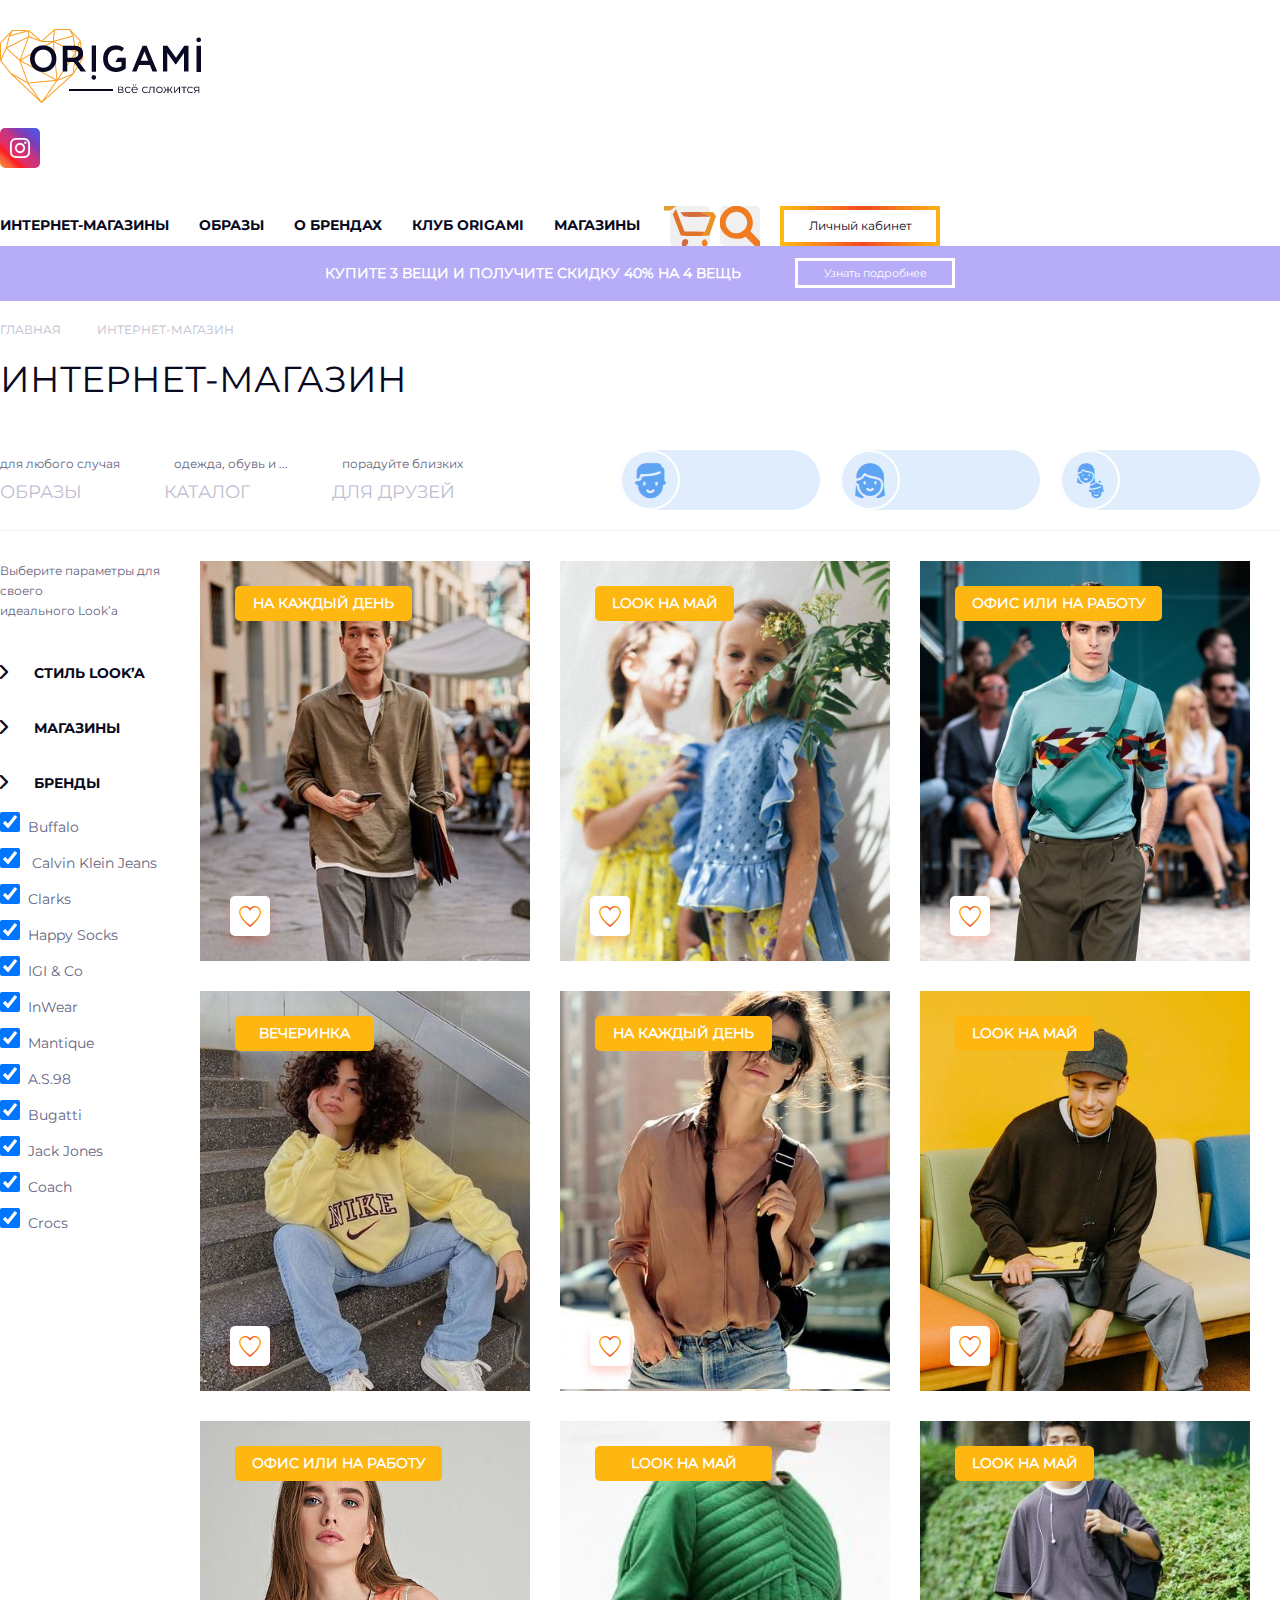
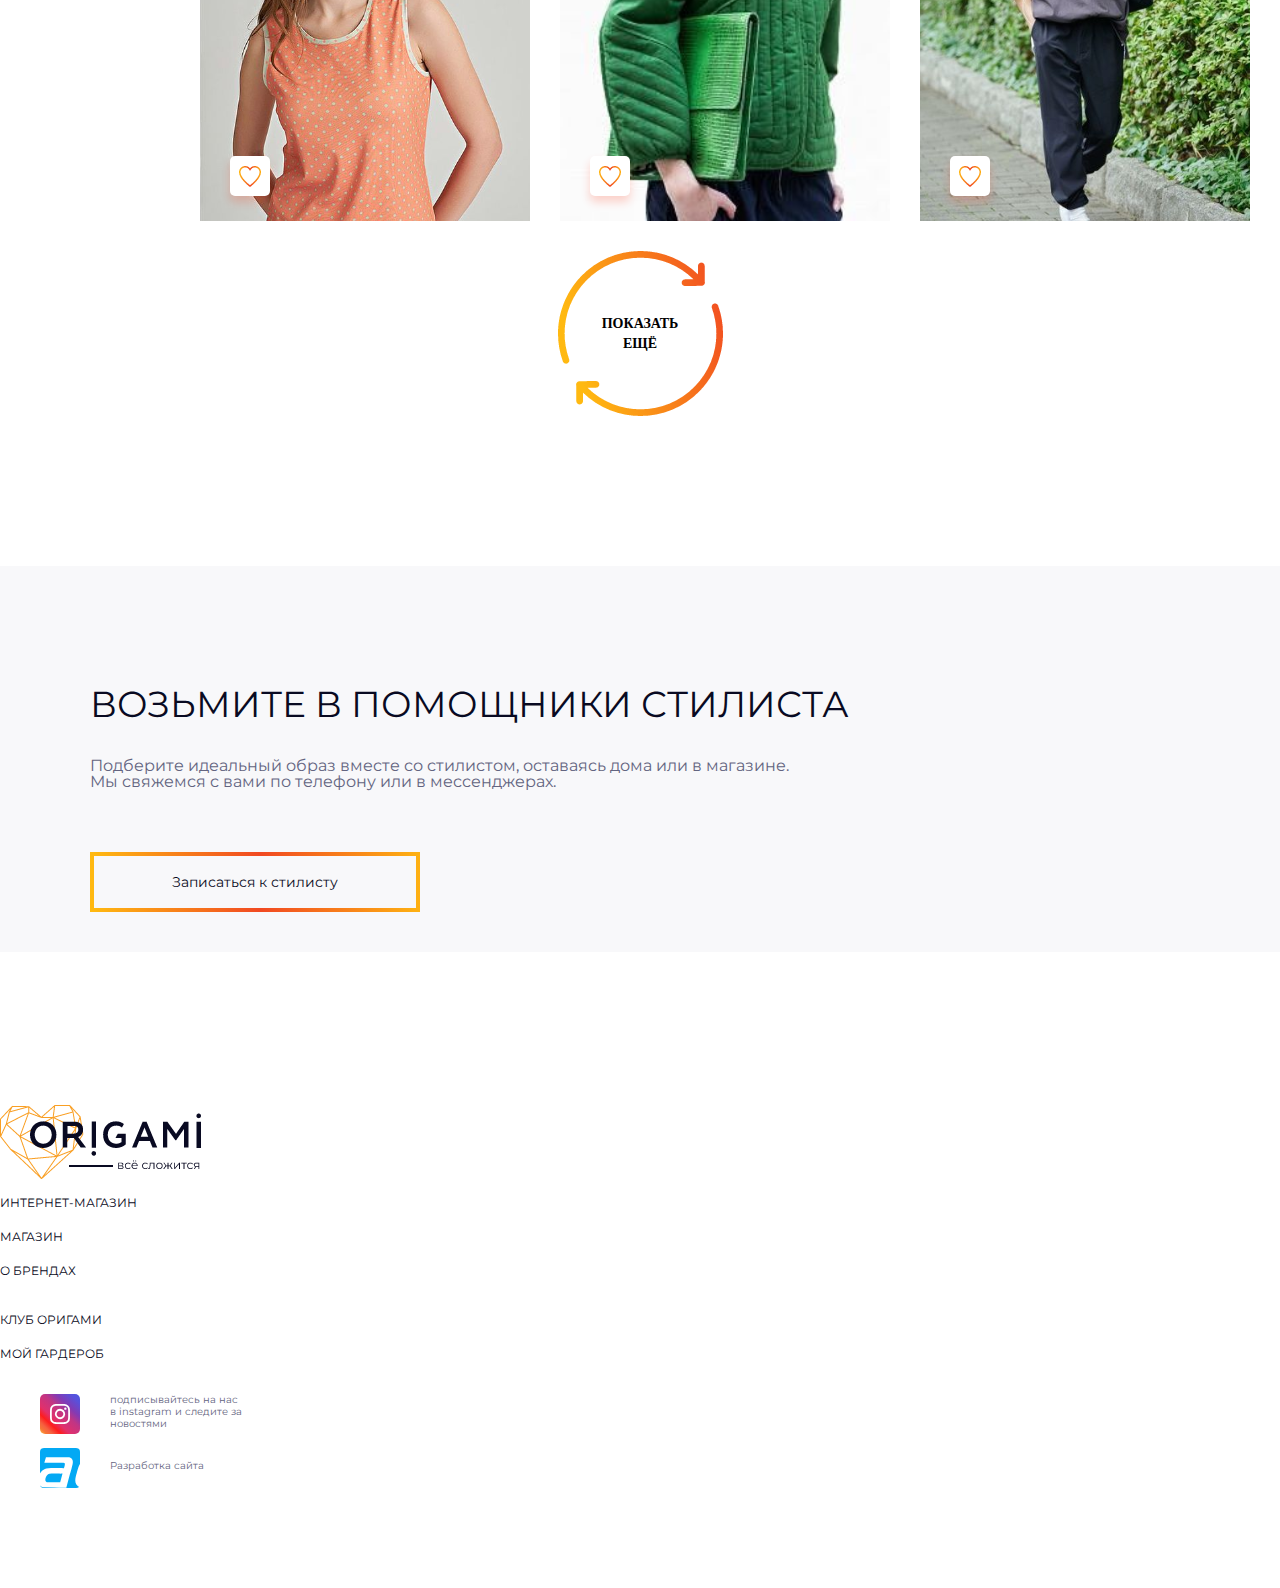
<file: index.html>
<!DOCTYPE html>
<html lang="en">
<head>
    <meta charset="UTF-8">
    <meta name="viewport" content="width=device-width, initial-scale=1.0">
    <link rel="stylesheet" href="https://stackpath.bootstrapcdn.com/bootstrap/4.5.0/css/bootstrap.min.css" integrity="sha384-9aIt2nRpC12Uk9gS9baDl411NQApFmC26EwAOH8WgZl5MYYxFfc+NcPb1dKGj7Sk" crossorigin="anonymous">
    <link rel="stylesheet" href="../css/font.css">
    <link rel="stylesheet" href="../css/null.css">
    <link rel="stylesheet" href="../css/style.css">
    <title>Origami</title>
</head>
<body>
    <div class="wrapper">
       
        <header>
            <div class="container">
                
                <div class="header__big">
                    <div class="row">
                        <div class="col-md-2">
                            <a href="../index.html" class="header__logo">
                                <img src="../img/logo/logo.png" alt="">
                            </a>
                        </div>
                           <div class="col-md-1">
                            <a href="#" class="header__icon">
                               
                                <img class="header__icon-link" src="/img/logo/instagram.svg" alt="">
                                </a>
                           </div>
                           
                <div class="header__items">
                         <div class="col-md-9">
                            <ul class="header__menu">
                                <li class="header__item"><a href="#" class="header__item-link">интернет-Магазины</a></li>
                                <li class="header__item"><a href="#" class="header__item-link">Образы</a></li>
                                <li class="header__item"><a href="#" class="header__item-link">О брендах</a></li>
                                <li class="header__item"><a href="#" class="header__item-link">Клуб ORIGAMI</a></li>
                                <li class="header__item"><a href="#" class="header__item-link">Магазины</a></li>
                             </ul>
                            </div>
                              
                                <div class="header__buttons">
                                    <a href="../basket.html" class="header__button-basket">
                                        <img src="../img/icons/basket.svg" alt="" />
                                    </a>
                                    <a href="#" class="header__button-search">
                                        <img src="../img/icons/search.svg" alt="" />
                                    </a>
                                    <a  href="./feedback.html" class="header__button">
                                      
                                        Личный кабинет
                                       
                                    </a>
                                </div>
                            </div>
                            
                           
                           
                        </div>
                    </div>
                </div>
    
           
               
    
    
    
    
    
    
    
    
    
    
    
    
    
    
    
    
    
    
    
    
    
    
    
    
         
    
    
          </header>
       
      <div class="buy">
          <div class="buy__link">
            <div class="buy__text">
                Купите 3 вещи и получите скидку 40% на 4 вещь
            </div>
            <a class="buy__link-details" href="#">
                Узнать подробнее
            </a>
          </div>
      </div>
    
    
    <div class="links">
        <div class="container">
            <div class="links__items">
                <a class="links__item" href="#">Главная</a>
        <a  class="links__item" href="#">Интернет-магазин</a>
            </div>

            <div class="links__internet-store">
                ИНТЕРНЕТ-МАГАЗИН
            </div>











        </div>


        
    </div>
    
    
    <div class="catalog">
        <div class="container">

            <div class="catalog__menu">
                <div class="catalog__items">
                    <a class="catalog__link" href="#">для любого случая</a>
                    <a class="catalog__link" href="#">одежда, обувь и ...</a>
                    <a class="catalog__link" href="#">порадуйте близких</a>
                </div>

                <div class="catalog__choice">
                    <a href="#" class="catalog__choice-link">Образы</a>
                    <a href="#" class="catalog__choice-link">КАТАЛОГ</a>
                    <a href="#" class="catalog__choice-link">для друзей</a>
                     
                </div>
                <div class="links__choice-element">
                    <div class="links__buttons-choice">
                        <button class="choice__btn"> 
                            <div class="choice__btn-circle">
                                <span class="icon-boy1"></span>
                            </div>
                        </button>
                        <button class="choice__btn">
                            <div class="choice__btn-circle">
                                <span class="icon-girl1"></span>
                            </div>
                        </button>
                        <button class="choice__btn">
                         <div class="choice__btn-circle">
                            <span class="icon-children1"></span>
                         </div>
                        </button>
                    </div> 
                </div>     
                
                 
                     
            </div>

















        </div>
    </div>
    
    
    <div class="line">
        <div class="container">
            <div class="divider">

            </div>
        </div>
    </div>    
    
    
    
    
    
    
    
    
    
    <div class="options">
        <div class="container">
            <div class="options__navigation">
                
                <div class="otpions__menu-items">
                    <div class="options__subtitle">
                        Выберите параметры для своего
        <br>идеального Look’a
                    </div>
                    <div class="option__menu-item">
                        <span class="icon-row"></span>
                        Стиль Look’a
                    </div>
                    <div class="option__menu-item">
                        <span class="icon-row"></span>     Магазины
                    </div>
                    <div class="option__menu-item">
                        <span class="icon-row"></span>
                        Бренды
                        <div class="option__menu-choice">
                            <div class="option__menu-checkbox">
                                <input type="checkbox" name"a" checked>Buffalo
                            </div>
                            <div class="option__menu-checkbox">
                                <input type="checkbox" name"a" checked>
                                Calvin Klein Jeans 
                            </div>
                            <div class="option__menu-checkbox">
                                <input type="checkbox" name"a" checked>Clarks
                            </div>
                            <div class="option__menu-checkbox">
                                <input type="checkbox" name"a" checked>Happy Socks
                            </div>
                            <div class="option__menu-checkbox">
                                <input type="checkbox" name"a" checked>IGI & Co
                            </div>
                            <div class="option__menu-checkbox">
                                <input type="checkbox" name"a" checked>InWear
                            </div>
                            <div class="option__menu-checkbox">
                                <input type="checkbox" name"a" checked>Mantique
                            </div>
                            <div class="option__menu-checkbox">
                                <input type="checkbox" name"a" checked>A.S.98
                            </div>
                            <div class="option__menu-checkbox">
                                <input type="checkbox" name"a" checked>Bugatti
                            </div>
                            <div class="option__menu-checkbox">
                                <input type="checkbox" name"a" checked>Jack Jones
                            </div>
                            <div class="option__menu-checkbox">
                                <input type="checkbox" name"a" checked>Coach
                            </div> <div class="option__menu-checkbox">
                                <input type="checkbox" name"a" checked>Crocs
                            </div>
                            

                        </div>
                    </div>
                    
                </div>
                <div class="option__catalog">
                    <div class="option__catalog-item-1 " class="option__catalog-items">
                        <div class="option__catalog-title-medium">
                            На каждый день
                        </div>
                        <button class="option__catalog-like">
                            <img src="../img/catalog/heart.png" alt="icon" />
                        </button>
                        
                        
                    </div>
                    <div class="option__catalog-item-4 " class="option__catalog-items">
                        <div  class="option__catalog-title-party">
                            Вечеринка
                        </div>
                        <button class="option__catalog-like">
                            <img src="../img/catalog/heart.png" alt="icon" />
                        </button>
                        
                        
                    </div>
                    <div class="option__catalog-item-7 " class="option__catalog-items">
                        <div  class="option__title-big" >
                            Офис или на работу
                        </div>
                        <button class="option__catalog-like">
                            <img src="../img/catalog/heart.png" alt="icon" />
                        </button>
                        
                        
                    </div>
                </div>
               
                <div class="option__catalog">
                    <div class="option__catalog-item-2 " class="option__catalog-items">
                        <div  class="option__catalog-title-small">
                            Look на май
                        </div>
                        <button class="option__catalog-like">
                            <img src="../img/catalog/heart.png" alt="icon" />
                        </button>
                        
                        
                    </div>
                    <div class="option__catalog-item-5 " class="option__catalog-items">
                        <div class="option__catalog-title-medium">
                            На каждый день
                        </div>
                        <button class="option__catalog-like">
                            <img src="../img/catalog/heart.png" alt="icon" />
                        </button>
                        
                        
                    </div>
                    <div class="option__catalog-item-8 " class="option__catalog-items">
                        <div  class="option__catalog-title-medium">
                            Look на май
                        </div>
                        <button class="option__catalog-like">
                            <img src="../img/catalog/heart.png" alt="icon" />
                        </button>
                        
                        
                    </div>
                </div>

                <div class="option__catalog">
                    <div class="option__catalog-item-3 " class="option__catalog-items">
                        <div  class="option__title-big">
                            Офис или на работу
                        </div>
                        <button class="option__catalog-like">
                            <img src="../img/catalog/heart.png" alt="icon" />
                        </button>
                        
                        
                    </div>
                    <div class="option__catalog-item-6 " class="option__catalog-items">
                        <div  class="option__catalog-title-small">
                            Look на май
                        </div>
                        <button class="option__catalog-like">
                            <img src="../img/catalog/heart.png" alt="icon" />
                        </button>
                        
                        
                    </div>
                    <div class="option__catalog-item-9 " class="option__catalog-items">
                        <div class="option__catalog-title-small">
                            Look на май
                        </div>
                        <button class="option__catalog-like">
                            <img src="../img/catalog/heart.png" alt="icon" />
                        </button>
                        
                        
                    </div>
                </div>
                   </div>
                        
                </div>
                   <span class="load">
                       показать<br> ещё
                   </span>
           
          

    <div class="help">
        <div class="container">
            <div class="help__items">
             
                <div class="help__title">
                    ВОЗЬМИТЕ В ПОМОЩНИКИ СТИЛИСТА
                </div>
                <div class="help__subtitle">
                    Подберите идеальный образ вместе со стилистом, оставаясь дома или в магазине.<br>
                    Мы свяжемся с вами по телефону или в мессенджерах.
                </div>
                <a href="#" class="help__btn">Записаться к стилисту</a>
            </div>
            <div class="help__img">
               
            </div>
        </div>
        
    </div>

    <footer>
        <div class="container">
         
           <div class="footer__big">
               <div class="row">
               <div class="col-md-2 ">
                <div class="footer__items">
                    <div class="footer__logo">
                        <img src="../img/logo/logo.png" alt="" />
    
                    </div>
               </div>
            </div>
            
                   <div class="col-md-2 offset-1 ">
                    
                        <ul class="footer__menu">
                            <li class="footer__menu-item"><a href="#" class="footer__menu-link">Интернет-магазин</a></li>
                            <li class="footer__menu-item"><a href="#" class="footer__menu-link">Магазин</a></li>
                            <li class="footer__menu-item"><a href="#" class="footer__menu-link">о брендах</a></li>
                          </ul>
                    </div>
                  
                    <div class="col-md-2 ">
                        <div class="footer__items">
                            <ul class="footer__menu"  class="footer__menu-links">
                                <li class="footer__menu-item"><a href="#" class="footer__menu-link">Клуб оригами</a></li>
                                <li class="footer__menu-item"><a href="#" class="footer__menu-link">Мой гардероб</a></li>
                                </ul>
                        </div>
                    </div>
                        
                 <div class="col-md-3 offset-2">
                    <div class="footer-items">
                        <div class="footer__icons">
                                
                            <a href="#" class="footer__insta">
  
                                
                                <img class="footer__insta-img" src="../img/icons/instagram.svg" alt=""/>
                          
                            </a>
                             
                            <a href="#" class="footer__itrak">
                                
                                <img src="../img/catalog/itrak.svg" alt="" />
                           
                            </a>
                           
                        </div>
                        <div class="footer__text">
                            <div class="footer__insta-text">
                                подписывайтесь на нас<br> в instagram и следите за<br>  новостями
                              
  
                            </div>
                          
                            <div class="footer__itrak-text">
                                Разработка сайта
                            </div>
                        </div>
                      </div>
                 </div>
               </div>
           </div>
          
            
        </div>

    </footer>
        
        
        
        
        
        
        
        
        
        
        
        
        
        
        
        
        
        
        
        
        
        
        
        
  
        
        
        
        
        
        
        
     
    
   
    







</div>

<script src="https://code.jquery.com/jquery-3.5.1.slim.min.js" integrity="sha384-DfXdz2htPH0lsSSs5nCTpuj/zy4C+OGpamoFVy38MVBnE+IbbVYUew+OrCXaRkfj" crossorigin="anonymous"></script>
<script src="https://cdn.jsdelivr.net/npm/popper.js@1.16.0/dist/umd/popper.min.js" integrity="sha384-Q6E9RHvbIyZFJoft+2mJbHaEWldlvI9IOYy5n3zV9zzTtmI3UksdQRVvoxMfooAo" crossorigin="anonymous"></script>
<script src="https://stackpath.bootstrapcdn.com/bootstrap/4.5.0/js/bootstrap.min.js" integrity="sha384-OgVRvuATP1z7JjHLkuOU7Xw704+h835Lr+6QL9UvYjZE3Ipu6Tp75j7Bh/kR0JKI" crossorigin="anonymous"></script>
<script src="js/main.js"></script>
</body>
</html>
</file>
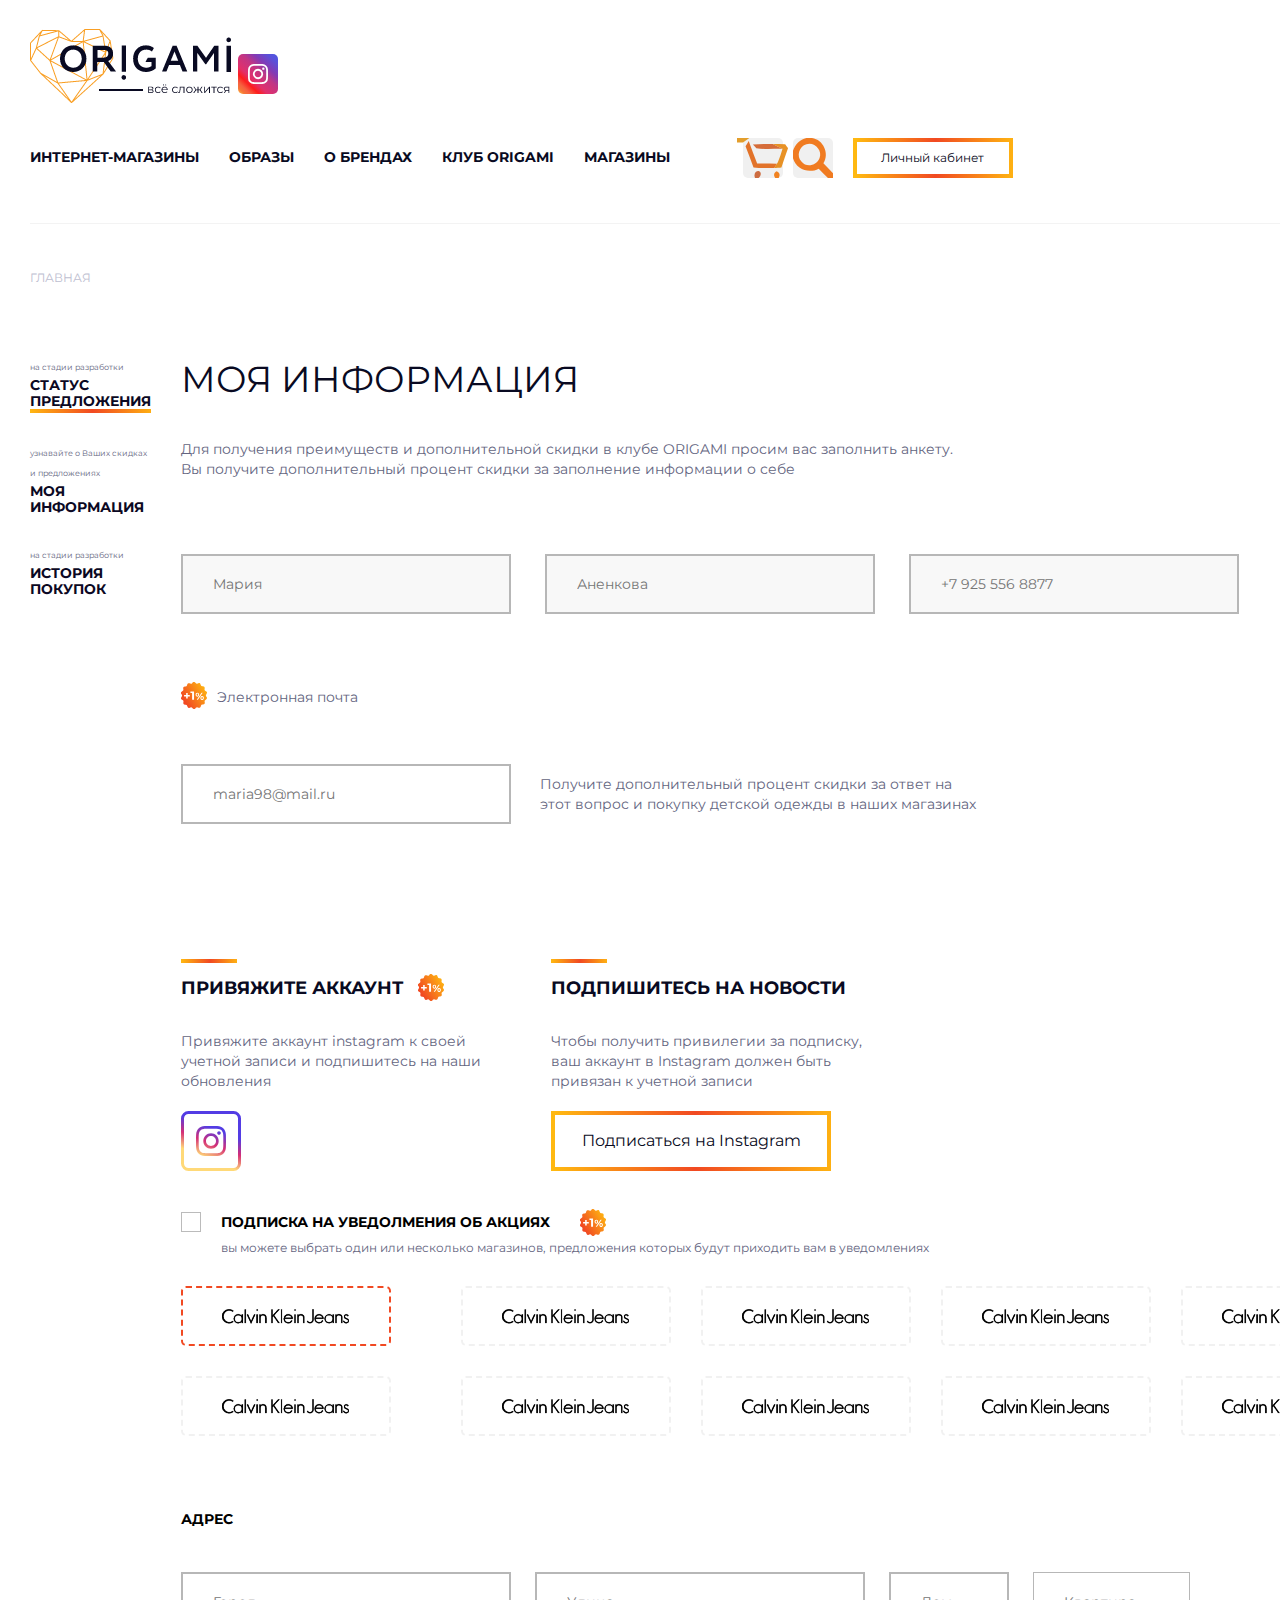
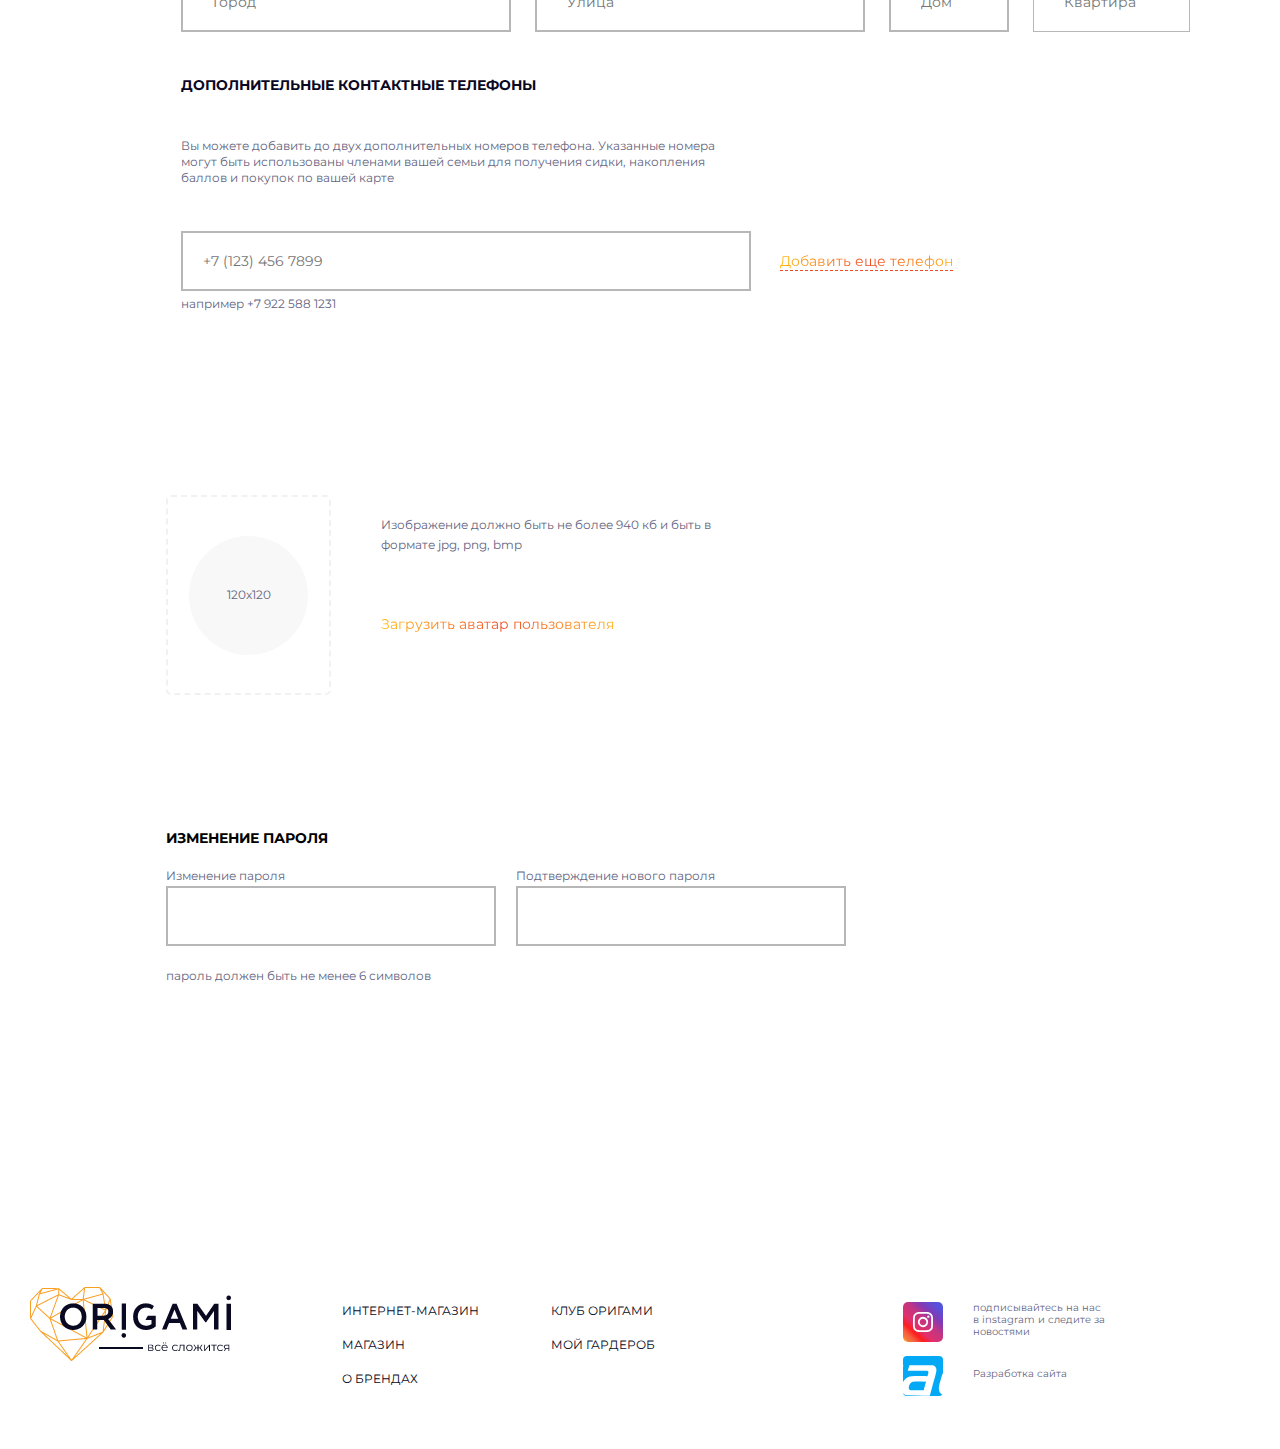
<file: feedback.html>
<!DOCTYPE html>
<html lang="en">
<head>
    <meta charset="UTF-8">
    <meta name="viewport" content="width=device-width, initial-scale=1.0">
  
    <link rel="stylesheet" href="css/font.css">
    <link rel="stylesheet" href="css/null.css">
    <link rel="stylesheet" href="css/bootstrap-grid.css">
    <link rel="stylesheet" href="css/basket.css">
    <link rel="stylesheet" href="css/style.css">
    <link rel="stylesheet" href="css/feedback.css">
    
    <title>Origami</title>
</head>
<body>
    
    <div class="wrapper">

        <header>
          
            <div class="container">
                <div class="header__big">
                    <div class="row">
                        <div class="col-md-2">
                            <a href="./index.html" class="header__logo">
                                <img src="img/logo/logo.png" alt="">
                            </a>
                        </div>
                           <div class="col-md-1">
                            <a href="#" class="header__icon">
                               
                                <img class="header__icon-link" src="img/logo/instagram.svg" alt="">
                                </a>
                           </div>
                           
                <div class="header__items">
                         <div class="col-md-9">
                            <ul class="header__menu">
                                <li class="header__item"><a href="#" class="header__item-link">интернет-Магазины</a></li>
                                <li class="header__item"><a href="#" class="header__item-link">Образы</a></li>
                                <li class="header__item"><a href="#" class="header__item-link">О брендах</a></li>
                                <li class="header__item"><a href="#" class="header__item-link">Клуб ORIGAMI</a></li>
                                <li class="header__item"><a href="#" class="header__item-link">Магазины</a></li>
                             </ul>
                            </div>
                              
                                <div class="header__buttons">
                                    <a href="../index1.html" class="header__button-basket">
                                        <img src="../img/icons/basket.svg" alt="" />
                                    </a>
                                    <a href="#" class="header__button-search">
                                        <img src="img/icons/search.svg" alt="" />
                                    </a>
                                    <a href href="#" class="header__button">
                                       <div class="header__button-text">
                                        Личный кабинет
                                       </div>
                                    </a>
                                </div>
                            </div>
                            
                           
                           
                        </div>
                    </div>
                </div>
    
           
               
    
    
    
    
    
    
    
    
    
    
    
    
    
    
    
    
    
    
    
    
    
    
    
    
         
    
    
          </header>



          <div class="line">
            <div class="container">
               <div class="row">
                   <div class="col-md-12">
                    <div class="divider">
    
                    </div>
                   </div>
               </div>
            </div>
        </div>   


        <div class="links">
            <div class="container">
               <div class="row">
                   <div class="col-md-12">
                    <div class="links__items">
                        <a class="links__item" href="#">Главная</a>
                        
                        
                    </div>
                   </div>
               </div>
        </div>
        </div>
    
    
        <div class="main-info">
            <div class="container">
           <div class="main-big__items">
            <div class="sidebar-items">
                <div class="row">
                    <div class="col-md-12">
                        <div id="sidebar-item">
                            <div class="sidebar-item__1">
                                на стадии разработки
                            </div>
                            <div class="sidebar-item__2 active"><a class="sidebar-item__2-link "href="/feedback.html">Статус предложения</a></div>
                            
                            <div class="sidebar-item__1">
                                узнавайте о Ваших скидках и предложениях
                            </div>
                            <div class="sidebar-item__2  "><a class="sidebar-item__2-link   " href="/cabinet.html">Моя информация</a></div>
            
            
                            <div class="sidebar-item__1">
                                на стадии разработки
                            </div>
                            <div class="sidebar-item__2  "><a class="sidebar-item__2-link   "  href="#">История покупок</a></div>
            
                            
                        </div>
                    </div>
                </div>
               
                
                
                
            
      
             
             
      
      
                
    
        

    
    
    
    
    
    
</div>
<div class="main">
    <div class="row">
        <div class="col-md-5">
            <div class="main-title">
                Моя информация
            </div>
        </div>
    </div>
    <div class="row">
        <div class="col-md-9">
            <div class="main-text">Для получения преимуществ и дополнительной скидки в клубе ORIGAMI просим вас заполнить анкету.<br>
                Вы получите дополнительный процент скидки за заполнение информации о себе</div>
        </div>
    </div>
      <div class="row">
        <div class="col-md-12">
            <form action="post" class="main-form">

                <input class="main-input" type="text" name="name" placeholder="Мария">
                <input class="main-input" type="text" name="last-name" placeholder="Аненкова">
                <input class="main-input" type="text" name="number" placeholder="+7 925 556 8877">
    
            </form>  
        </div>
      </div>
        
        <div class="row">
            <div class="col-md-12">
                <div class="main-items">
                    <img src="img/main/main-1.svg" alt="" />
        
                    <div class="main-email">
                        Электронная почта
                    </div>
                </div>
            </div>
        </div>

        <div class="row">
            <div class="col-md-12">
                <div class="main-items">
                    <form class="main-form " action="">
                        <input class="main-input main-form__color" type="text" name="email" placeholder="maria98@mail.ru">
                    </form>
        
                    <div class="main-email__text ">Получите дополнительный процент скидки за ответ на<br>
                        этот вопрос и покупку детской одежды в наших магазинах</div>
                    
                </div>
            </div>
        </div>
     
      
      <div class="main-big__account">
        <div class="main-account">
           <div class="row">
               <div class="col-md-12">
                <div class="main-line__divider"></div>
                <div class="main-account__title">Привяжите аккаунт
                  <div class="main-account__icon-1">
                      <img src="img/main/main-1.svg" alt="" />
               </div>
           </div>
           <div class="main-account__text">
            Привяжите аккаунт instagram к своей<br> учетной записи и подпишитесь на наши<br> обновления
          </div>
          <a href="#" class="main-account__icon">
              <a href=""><img src="img/main/main_2.svg" alt="" /></a>
              
          </a>
                  </div>
                  
             
           
            </div>
          
              </div>
              
    
              <div class="main-account main-right">
              <div class="row">
                  <div class="col-md-12">
                    <div class="main-line__divider"></div>
                    <div class="main-account__title">Подпишитесь на новости
                      
                       
                         
                    </div>
                    <div class="main-account__text">
                        Чтобы получить привилегии за подписку,<br> ваш аккаунт в Instagram должен быть<br> привязан к учетной записи
                      </div>
                     <a href="#" class="main-account__btn">Подписаться на Instagram</a>
                      
                  </div>
              </div>
                  </div>
    
                
                  
          </div>
          
          
          <div class="main-account__subscribe">
            <div class="row">
                <div class="main-checkbox">
                    <label class="checkbox main-item__checkbox">
                        <input class="items__checkbox" type="checkbox" />
                        <div class="checkbox__text"><span class="checkbox-item__text ">Подписка на уведолмения об акциях</span></div>
                    </label>
                </div>
                <div class="main-account__subscribe-icon">
                    <img src="img/main/main-1.svg" alt="" />
                     
                   </div>
              
                  
            </div>
            
           
            
          </div>
           <div class="main-account__subscribe-sub-text">вы можете выбрать один или несколько магазинов, предложения которых будут приходить вам в уведомлениях</div>
          
        
          
          <div class="main-brands">
            <div class="row">
                <div class="col-md-2">
                    <div class="main-brands__item focus">
                        <img src="img/main/mian_3.png" alt="icon" />
                        
                    </div>
                    <div class="main-brands__item">
                        <img src="img/main/mian_3.png" alt="icon" />
                        
                    </div>
                </div>
            </div>
                
              
            <div class="col-md-2">
                <div class="main-brands__item ">
                    <img src="img/main/mian_3.png" alt="icon" />
                    
                </div>
                <div class="main-brands__item">
                    <img src="img/main/mian_3.png" alt="icon" />
                    
                </div>
            </div>
            <div class="col-md-2">
                <div class="main-brands__item ">
                    <img src="img/main/mian_3.png" alt="icon" />
                    
                </div>
                <div class="main-brands__item">
                    <img src="img/main/mian_3.png" alt="icon" />
                    
                </div>
            </div>
            <div class="col-md-2">
                <div class="main-brands__item ">
                    <img src="img/main/mian_3.png" alt="icon" />
                    
                </div>
                <div class="main-brands__item">
                    <img src="img/main/mian_3.png" alt="icon" />
                    
                </div>
            </div>
            <div class="col-md-2">
                <div class="main-brands__item ">
                    <img src="img/main/mian_3.png" alt="icon" />
                    
                </div>
                <div class="main-brands__item">
                    <img src="img/main/mian_3.png" alt="icon" />
                    
                </div>
            </div>
            
          </div>
          
      
      
        
         
      
      
      <div class="main-address">
         <div class="row">
             <div class="col-md-12">
                <div class="main-address__title">адрес</div>
             </div>
         </div>
        <div class="row">
            <div class="col-md-12">
                <form action="post" class="main-address__form">
                    <input class="main-address__input-1" type="text" name="city" placeholder="Город">
                    <input class="main-address__input-1" type="text" name="street" placeholder="Улица">
                    <input class="main-address__input-2" type="text" name="house" placeholder="Дом">
                    <input class="main-address__input-3" type="text" name="flat" placeholder="Квартира">
      
                </form>
            </div>
        </div>
         <div class="row">
             <div class="col-md-12">
                <div class="main-address__subtitle">Дополнительные контактные телефоны</div>
             </div>
         </div>
         <div class="row">
             <div class="col-md-12">
                <div class="main-address__text">Вы можете добавить до двух дополнительных номеров телефона. Указанные номера<br> могут быть использованы членами вашей семьи для получения сидки, накопления<br> баллов и покупок по вашей карте</div>
             </div>
         </div>
          
        <div class="main-address__for-form">
           <div class="row">
               <div class="col-md-12">
                <form class="main-address__form-phone">
                    <input class="main-address__phone" type="text" name="phone" placeholder="+7 (123) 456 7899">
                    <a href="#"  class="main-address__add-phone-link current">Добавить еще телефон</a>
                  </form>
                  <div class="main-address__sub-text">например +7 922 588 1231</div> 
               </div>
           </div>
            
              
            </div>
        <div class="row">
            <div class="col-md-12">
              
            </div>
        </div>
            
              
        
          
          
          
      </div>
      
      
      
      
      <div class="user">
        <div class="row">
           <div class="col-md-2">
            <div class="user__profile">
                <input type="file" id="user__photo" name="file" >
                  <label class="user-input__item" for="user__photo">
                      120x120
                   
                    </label>
              </div>
           </div>
                  <div class="col-md-4">
                    <div class="user__download">
                        <div class="user__title"></div>
                        <div class="user__subtitle">Изображение должно быть не более 940 кб и быть в формате jpg, png, bmp</div>
                        <div class="user__btn-items">
                         
                          <label class="user-photo__item hover"> Загрузить аватар пользователя
                              <input class="user__photo-btn" type="file">
                          </label>
                        </div>
                        
                      
                        
                        
                    </div>
                  </div>
        </div>
              
          
      </div>
      
      
        

     <div class="password">
     
    <div class="row">
        <div class="col-md-12">
            <div class="password__title">Изменение пароля</div>
          <div class="password__items">
           
            
            <div class="password__new-title">Изменение пароля<div/>
            <div class="password__new-password">
                
                <div class="password__input">
                    <input type="password" class="password__new-area" name="password">
                </div>
          </div>
        
    </div>
           </div>
         <div class="password__items">
            <div class="password__new-password form__new-area">
                <div class="password__new-title">Подтверждение нового пароля</div>
                <div class="password__input">
                    <input type="password" class="password__new-area " name="password">
                </div>
            </div>
         </div>
    
        
    
           
            
        </div>
        <div class="row">
            <div class="password__text">пароль должен быть не менее 6 символов</div>    
        </div>
    </div>
    </div>
                

     
        
      
       
     
    
             

             
           
         
     
     
     
       
       
     
</div>
    
</div>

        </div>




    
    
    
    
    
    
    
    
    
    
    
    </div>
    
    
</div>







    
    
    
    
    
    
    
    
    
    
    
    
    
    
    
    
    
    
    
    
    
    
    
    
    
    
    
    
    
    
    
    
    
    
    
    
    
    
    
    
    
    
    
    
    
    
    
    
    
    
    
    
    
    
    
    
    
    
    
    
    
    
    
    
    
    
    
    
    
    
    
    
    
    
    
    
    
    
    
    


    <footer>
        <div class="container">
         
           <div class="footer__big">
               <div class="row">
               <div class="col-md-2 ">
                <div class="footer__items">
                    <a href="#" class="footer__logo">
                        <img src="img/logo/logo.png" alt="" />
    
                    </a>
               </div>
            </div>
            
                   <div class="col-md-2 offset-1 ">
                    
                        <ul class="footer__menu">
                            <li class="footer__menu-item"><a href="#" class="footer__menu-link">Интернет-магазин</a></li>
                            <li class="footer__menu-item"><a href="#" class="footer__menu-link">Магазин</a></li>
                            <li class="footer__menu-item"><a href="#" class="footer__menu-link">о брендах</a></li>
                          </ul>
                    </div>
                  
                    <div class="col-md-2 ">
                        <div class="footer__items">
                            <ul class="footer__menu"  class="footer__menu-links">
                                <li class="footer__menu-item"><a href="#" class="footer__menu-link">Клуб оригами</a></li>
                                <li class="footer__menu-item"><a href="#" class="footer__menu-link">Мой гардероб</a></li>
                                </ul>
                        </div>
                    </div>
                        
                 <div class="col-md-3 offset-1">
                    <div class="footer-items">
                        <div class="footer__icons">
                                
                            <a href="#" class="footer__insta">
  
                                
                                <img class="footer__insta-img" src="img/icons/instagram.svg" alt=""/>
                          
                            </a>
                             
                            <a href="#" class="footer__itrak">
                                
                                <img src="img/catalog/itrak.svg" alt="" />
                           
                            </a>
                           
                        </div>
                        <div class="footer__text">
                            <div class="footer__insta-text">
                                подписывайтесь на нас<br> в instagram и следите за<br>  новостями
                              
  
                            </div>
                          
                            <div class="footer__itrak-text">
                                Разработка сайта
                            </div>
                        </div>
                      </div>
                     
                 </div>
               </div>
           </div>
          
            
        </div>

    </footer>






    </div>













































































    <script src="https://code.jquery.com/jquery-3.5.1.slim.min.js" integrity="sha384-DfXdz2htPH0lsSSs5nCTpuj/zy4C+OGpamoFVy38MVBnE+IbbVYUew+OrCXaRkfj" crossorigin="anonymous"></script>
 
    <script src="js/main.js"></script>
</body>
</html>
</file>
<file: css/font.css>
/** Generated by FG **/
@font-face {
	font-family: Montserratb;
	src: url('fonts/Montserrat-Bold.eot');
	src: local('☺'), url('../fonts/Montserrat-Bold.woff') format('woff'), url('../fonts/Montserrat-Bold.ttf') format('truetype'), url('../fonts/Montserrat-Bold.svg') format('svg');
	font-weight: normal;
	font-style: normal;
}

/** Generated by FG **/
@font-face {
	font-family: Montserrat;
	src: url('fonts/Montserrat-Regular.eot');
	src: local('☺'), url('../fonts/Montserrat-Regular.woff') format('woff'), url('../fonts/Montserrat-Regular.ttf') format('truetype'), url('../fonts/Montserrat-Regular.svg') format('svg');
	font-weight: normal;
    font-style: normal;
}



@font-face {
	font-family: 'icomoon';
	src:  url('../fonts/icomoon.eot?lptqrt');
	src:  url('../fonts/icomoon.eot?lptqrt#iefix') format('embedded-opentype'),
	  url('../fonts/icomoon.ttf?lptqrt') format('truetype'),
	  url('../fonts/icomoon.woff?lptqrt') format('woff'),
	  url('../fonts/icomoon.svg?lptqrt#icomoon') format('svg');
	font-weight: normal;
	font-style: normal;
	font-display: block;
  }
  
  [class^="icon-"], [class*=" icon-"] {
	/* use !important to prevent issues with browser extensions that change fonts */
	font-family: 'icomoon' !important;
	speak: never;
	font-style: normal;
	font-weight: normal;
	font-variant: normal;
	text-transform: none;
	line-height: 1;
  
	/* Better Font Rendering =========== */
	-webkit-font-smoothing: antialiased;
	-moz-osx-font-smoothing: grayscale;
  }
  
  .icon-row:before {
	content: "\e904";
	margin: 0px 22px 0px 0px;
	cursor: pointer;
	transform: rotate(90deg);
	

  }
  .icon-1:before {
	content: "\e905";
  }
  .icon-itrak:before {
	content: "\e900";
	color: #fff;
  }
  .icon-boy1:before {
	content: "\e901";
	color: #5ea4f2;
	font-size: 35px;
  }

  
  .icon-children1:before {
	content: "\e902";
	font-size: 35px;
	color: #5ea4f2;

  }
  .icon-girl1:before {
	font-size: 35px;

	content: "\e903";
	color: #5ea4f2;
  }
</file>
<file: css/null.css>
* {
	padding: 0px;
	margin: 0px;
	border: 0px;
}

*,
*:before,
*:after {
	-webkit-box-sizing: border-box;
	box-sizing: border-box;
}

:focus,
:active {
	outline: none;
}

a:focus,
a:active {
	outline: none;
}

aside,
nav,
footer,
header,
section {
	display: block;
}

html,
body {
	height: 100%;
	min-width: 320px;
}

body {
	line-height: 1;
	font-family: "";
	-ms-text-size-adjust: 100%;
	-moz-text-size-adjust: 100%;
	-webkit-text-size-adjust: 100%;
}

input,
button,
textarea {
	font-family: "";
}

input::-ms-clear {
	display: none;
}

button {
	cursor: pointer;
}

button::-moz-focus-inner {
	padding: 0;
	border: 0;
}

a,
a:visited {
	text-decoration: none;
}

a:hover {
	text-decoration: none;
}

ul li {
	list-style: none;
}

img {
	vertical-align: top;
}

h1,
h2,
h3,
h4,
h5,
h6 {
    
}
</file>
<file: css/style.css>
.container {
    max-width: 1410px;
	margin: 0 auto;
	width: 100%;
}

header {
	padding: 29px 0px 0px 0px;
	}
	.header__news {
		padding: 0px 0px 0px 0px;
	}
.header__big {

}
	
	.header__logo {
		
		
	
	}
	.header__icon {
		margin: 25px 0px 0px 0px;
		display: inline-block;
		border-radius: 5px;
		width: 40px;
		height: 40px;
		background: linear-gradient(223.03deg, #405DE6 -11.29%, #5851DB 11.96%, #833AB4 29.54%, #C13584 43.71%, #E1306C 63.56%, #FD1D1D 74.34%, #F56040 84.54%, #F77737 91.92%, #FCAF45 97.59%);
	}
	
	.header__icon-link {
		display: flex;
		margin: 10px 10px 10px 10px;
}

	.header__items {
		margin: 35px 0px 0px 0px;
		display: flex;
		
	}
	.header__menu {
		display: flex;
		align-items: center;
		justify-content: flex-start;	
	}
	.header__item {
		margin: 10px 30px 0px 0px;
	}
	.header__item-link {
		color: #090a22;
		font-family: Montserratb;
		font-size: 14px;
		font-weight: 700;
		line-height: 18px;
		text-transform: uppercase;
	}



	.header__buttons {
		display: flex;
		margin: 0px 0px 0px 0px;
		
	}
	.header__button-basket {
		display: flex;
		justify-content: center;
		width: 40px;
		height: 40px;
		border-radius: 5px;
		background-color: #f0f0f0;
		margin: 0px 10px 0px 0px;
		
	}

	.header__button-basket:hover {
		box-shadow: 0 14px 28px rgba(0,0,0,0.25), 0 10px 10px rgba(0,0,0,0.22);
	}
	.header__button-search {
		display: flex;
		justify-content: center;
		width: 40px;
		height: 40px;
		border-radius: 5px;
		background-color: #f0f0f0;
		margin: 0px 20px 0px 0px;
	}

	.header__button-search:hover {
		box-shadow: 0 14px 28px rgba(0,0,0,0.25), 0 10px 10px rgba(0,0,0,0.22);
	}
	.header__button {
		display: flex;
		justify-content: center;
		align-items: center;
		color: #090a22;
		font-family: Montserrat;
		font-size: 12px;
		font-weight: 400;
		line-height: 16px;		
		
		border: 4px solid ;
		border-image: linear-gradient(90deg, #FFB911 0%, #F14922 51.64%, #FFB911 104.36%);
		border-image-slice: 1;
		width: 160px;
		height: 40px;
		
	}
	.header__button:hover {
		box-shadow: 0px 6px 29px 0px rgba(255, 42, 0, .41);
		background-color: #feb412;
		transition: all 0.2s linear;
		border: none;
		color: #ffff;
	}

	

	/* Buy */

	.buy {
		padding: 12px 0px 13px 0px;
		background-color: #b6acf7;
	}
	.buy__link {
		display: flex;
		justify-content: center;
		align-items: center;
		
	}
	.buy__text {
		margin: 0px 54px 0px 0px;
		color: #ffffff;
		font-family: Montserrat;
		font-size: 14px;
		font-weight: 700;
		line-height: 25px;
		text-transform: uppercase;

	}
	
	.buy__link-details {
		display: flex;
		justify-content: center;
		align-items: center;
		width: 160px;
		height: 30px;
		border: 3px solid #ffffff;
		color: #ffffff;
		font-family: Montserrat;
		font-size: 11px;
		font-weight: 400;
		line-height: 16px;
	}
	
		/*links  */

	.links {
		padding: 20px 0px 60px 0px;

	}
	
	.links__items {
		
		margin: 0px 0px 26px 0px;
	}
.links__item {
	margin: 0px 32px 0px 0px;
		color: #bdbed0;
		font-family: Montserrat;
		font-size: 12px;
		font-weight: 400;
		line-height: 16px;
		text-transform: uppercase;
}
	.links__internet-store {
		color: #090a22;
		font-family: Montserrat;
		font-size: 36px;
		font-weight: 400;
		line-height: 30px;
		text-transform: uppercase;
	}

	/* catalog */

	.catalog__menu {
	}
		
	.catalog__items {
		display: inline-block;
		margin: 0px 0px 10px 0px;
		

	}
	.catalog__link {
		margin: 0px 50px 0px 0px;
		color: #636480;
		font-family: Montserrat;
		font-size: 12px;
		font-weight: 400;
		line-height: 20px;
		
	}
	.catalog__choice {
		display: flex;
		
		
		
	}
	.catalog__choice-link {
		
		margin: 0px 82px 0px 0px;
		font-family: Montserrat;
		color: #bdbed0;
		font-size: 18px;
		font-weight: 400;
		line-height: 16px;
		text-transform: uppercase;
	
	


	}

	
	.catalog__choice-link:focus {
		color: #0b0823;
		font-family: Montserratb;
		font-size: 18px;
		font-weight: 700;
		
		text-transform: uppercase;
		border-bottom: 4px solid;
		border-image: linear-gradient(90deg, #FFB911 0%, #F14922 51.64%, #FFB911 104.36%); 
		border-image-slice: 1;
	}

	.links__choice-element {
		display: flex;
		justify-content: flex-end;
		margin: -50px 0px 20px 0px;
		
		
	}
	
	.links__buttons-choice {
		display: flex;
		
		
		
	
		
	}
	.choice__btn  {
		margin: 0px 20px 0px 0px;
		display: flex;
		justify-content: flex-start;
		width: 200px;
		height: 60px;
		border-radius: 30px;
		background-color: #dfedfc;
		transform: translatez(-10deg);
	}

	.choice__btn:focus {
		background-color: #f3f3f3;
		color: #f3f3f3;
		display: flex;
		justify-content: flex-end;
		transform: translateZ(20px);
		
		
	}
	.choice__btn-img :focus {
		background-color: #f3f3f3;

		
		
	}
	
	.choice__btn-circle	{
		display: flex;
		justify-content: center;
		align-items: center;
		width: 60px;
		height: 60px;
		border-radius: 30px;
		border: 2px solid #ffffff;
		background-color: #dfedfc;
	}
	
	.choice__btn-circle:active {
		background-color: #f3f3f3;
	}

	.divider {
		width: 1410px;
		height: 1px;
		background-color: #f3f3f3;
	}


	/* options */

	.options {
		position: relative;
		padding: 30px 0px 100px 0px;

	}
	
	.options__navigation {
		display: flex;
		justify-content: space-between;
		
		
		
	}
	.options__subtitle {
		color: #636480;
		font-family: Montserrat;
		font-size: 12px;
		font-weight: 400;
		line-height: 20px;
		margin: 0px 0px 40px 0px;
		
	}
	.otpions__menu-items {

	
	
	}
	.option__menu-item {
		margin: 0px 0px 30px 0px;
		color: #090a22;
		font-family: Montserratb;
		font-size: 14px;
		font-weight: 700;
		line-height: 25px;
		text-transform: uppercase
	}


	input {
		width: 20px;
		height: 20px;
		border: 2px solid #b7b7b7;
		margin: 0px 8px 0px 0px;
		
	}
	.option__catalog {
		display: flex;
		flex-direction: column;
		justify-content: center;
	}

	.option__menu-choice {
		margin: 13px 0px 0px 0px;
		color: #636480;
		font-family: Montserrat;
		font-size: 14px;
		font-weight: 400;
		line-height: 36px;
		text-transform: none;


		
	}

	.option__catalog-item-1 {

		
		margin: 0px 30px 30px 0px;
		background-image: url('/img/catalog/catalog_1.png');
		width: 330px;
		height: 400px;
	}
	

 	.option__title-big {
		 margin: 25px 0px 275px 35px;
		display: flex;
		 justify-content: center;
		 align-items: center;
		width: 207px;
		height: 35px;
		border-radius: 5px;
		background-color: #feb611;
		color: #ffffff;
		font-family: Montserrat;
		font-size: 14px;
		font-weight: 700;
		line-height: 25px;
		text-transform: uppercase;

	}


	  .option__catalog-title-medium {
		margin: 25px 0px 275px 35px;
		display: flex;
		justify-content: center;
		align-items: center;
	   width: 177px;
	   height: 35px;
	   border-radius: 5px;
	   background-color: #feb611;
	   color: #ffffff;
	   font-family: Montserrat;
	   font-size: 14px;
	   font-weight: 700;
	   line-height: 25px;
	   text-transform: uppercase;

	 }


	   .option__catalog-title-small {
		margin: 25px 0px 275px 35px;
		display: flex;
		justify-content: center;
		align-items: center;
		width: 139px;
		height: 35px;
		border-radius: 5px;
		background-color: #feb611;
		color: #ffffff;
		font-family: Montserrat;
		font-size: 14px;
		font-weight: 700;
		line-height: 25px;
		text-transform: uppercase;
	 }

	.option__catalog-title-party {
		margin: 25px 0px 275px 35px;
		display: flex;
		justify-content: center;
		align-items: center;
		width: 139px;
		height: 35px;
		border-radius: 5px;
		background-color: #feb611;
		color: #ffffff;
		font-family: Montserrat;
		font-size: 14px;
		font-weight: 700;
		line-height: 25px;
		text-transform: uppercase;


	 }
	.option__catalog-like {
		 margin: 0px 0px 0px 30px;
		width: 40px;
		height: 40px;
		box-shadow: 0 6px 10px rgba(255, 42, 0, 0.2);
		border-radius: 5px;
		background-color: #ffffff;
	}
	.option__catalog-item-2 {
		margin: 0px 30px 30px 0px;
		background-image: url('/img/catalog/catalog_2.png');
		width: 330px;
		height: 400px;
	}
	
	.option__catalog-item-3 {
		margin: 0px 30px 30px 0px;
		background-image: url('/img/catalog/catalog_3.png');
		width: 330px;
		height: 400px;
	}
	
	
	.option__catalog-item-4 {
		margin: 0px 30px 30px 0px;
		background-image: url('/img/catalog/catalog_4.png');
		width: 330px;
		height: 400px;
	}


	.option__catalog-item-5 {
		margin: 0px 30px 30px 0px;
		background-image: url('/img/catalog/catalog_5.png');
		width: 330px;
		height: 400px;
	}

	.option__catalog-item-6 {
		margin: 0px 30px 30px 0px;
		background-image: url('/img/catalog/catalog_6.png');
		width: 330px;
		height: 400px;
	}

	.option__catalog-item-7 {
		margin: 0px 30px 30px 0px;
		background-image: url('/img/catalog/catalog_7.png');
		width: 330px;
		height: 400px;
	}

	.option__catalog-item-8 {
		margin: 0px 30px 30px 0px;
		background-image: url('/img/catalog/catalog_8.png');
		width: 330px;
		height: 400px;
	}

	.option__catalog-item-9 {
		margin: 0px 30px 30px 0px;
		background-image: url('/img/catalog/catalog_9.png');
		width: 330px;
		height: 400px;
	}

	.load {
		align-items: center;
		cursor: pointer;
		display: flex;
		flex-direction: row;
		font-size: 14px;
		font-weight: bold;
		height: 165px;
		justify-content: center;
		line-height: 20px;
		margin: 0 auto 150px;
		position: relative;
		text-align: center;
		text-transform: uppercase;
		width: 165px;
	}
	
	.load:before {
		background: url(/img/catalog/rows.png) no-repeat;
		content: "";
		height: 100%;
		left: 0;
		position: absolute;
		top: 0;
		width: 100%;
		z-index: -1;
	}
	
	.load:hover:before {
		animation: rotation 2s infinite linear;
	}
	
	@keyframes rotation {
		from {
			transform: rotate(0deg);
		}
		to {
			transform: rotate(359deg);
		}
	}


/* help */

.help {
	position: relative;
}

.help__items {
	display: flex;
	flex-direction: column;
	
	
	padding: 60px 0px 40px 0px;

	background-color: #f8f8fa;
	
	
}

.help__img  {
	display: inline-block;
	width: 100%;
	
	
	
}
.help__img {
	width: 150px;
	height: 150px;
}
.help__title {
	margin: 60px 0px 36px 90px;
	color: #090a22;
	font-family: Montserrat;
	font-size: 36px;
	font-weight: 400;
	text-transform: uppercase;
}
.help__subtitle {
	
	color: #636480;
	font-family: Montserrat;
	font-size: 16px;
	font-weight: 400;
	margin: 0px 0px 62px 90px;
	
	
}
.help__btn {
	margin: 0px 0px 0px 90px;
	display: flex;
	justify-content: center;
	align-items: center;
	width: 330px;
	height: 60px;
	border: 4px solid;
	border-image: linear-gradient(90deg, #FFB911 0%, #F14922 51.64%, #FFB911 104.36%);
	border-image-slice: 1;
	color: #090a22;
	font-family: Montserrat;
	font-size: 14px;
	font-weight: 400;
	line-height: 16px; 
	
}
	/* footer */

	.footer__logo {
		display: inline-block;
	
	}

	.footer__items {
		display: flex;
		
		
	
	}
	.footer__menu {
		margin: 15px 0px 0px 0px;

		display: flex;
		flex-direction: column;
		justify-content: space-between;
		
		
	}
	
	
	.footer__menu-item {
		margin: 0px 0px 17px 0px;
		
	}

	

	.footer__menu-link {
		color: #090a22;
		font-family: Montserrat;
		font-size: 12px;
		font-weight: 400;
		line-height: 16px;
		text-transform: uppercase;
	}
	.footer__icons {
		margin: 15px 0px 0px 40px;
	
		
	}
	.footer__insta {
		margin: 0px 30px 14px 0px;
		display: flex;
		justify-content: center;
		align-items: center;
		border-radius: 5px;
		width: 40px;
		height: 40px;
		background: linear-gradient(223.03deg, #405DE6 -11.29%, #5851DB 11.96%, #833AB4 29.54%, #C13584 43.71%, #E1306C 63.56%, #FD1D1D 74.34%, #F56040 84.54%, #F77737 91.92%, #FCAF45 97.59%);
	}

	.footer__insta-img {
	
		display: flex;
		justify-content: center;
		align-items: center;
	}
	.footer__itrak {
		display: flex;
		justify-content: center;
		width: 40px;
		height: 40px;
		background-color: #03a9f4;
		border-radius: 4px;
	}

	.footer__text {
		margin: 15px 0px 0px 0px;
		
		color: #636480;
		font-family: Montserrat;
		font-size: 10px;
		font-weight: 400;
		line-height: 12px;
	}
	.footer__insta-text {
		margin: 0px 0px 30px 0px;
	
		
	}
	.footer__itrak-text {
		
	}

	.footer__big {
		display: flex;
		justify-content: flex-start;
		flex-direction: column;
		
		
	}

	.footer-items {
		display: flex;
	}
</file>
<file: css/basket.css>
.bought-big__big-items {
    display: flex;
    justify-content: space-between;
    
    
    
   
    
    
    
    
    
    
    
    
}   
 .bought-big__items {
     display: flex;
     flex-direction: column;
    
    
   
 
 }

.row {
    
    
    
    
    
    
    
    
    
    
    margin: 0px 0px 45px 0px;
    
    
    
}
.bought-img img {
    margin: 0px 0px 0px -15px;
  
    
    display: flex;
    justify-content: center;
    align-items: center;
    max-width: 210px;
    max-height: 254px;
   
    
    background-color: #f2f4f5;
    
    
}

.bought-img {
    
    display: flex;
    justify-content: center;
    align-items: center;
    max-width: 210px;
    max-height: 254px;
    background-color: #f2f4f5;
}


.bought-counter {
    display: flex;
    justify-content: center;
   
    
  
}
.bought-counter__minus {
    cursor: pointer;
    
    display: flex;
    justify-content: center;
    align-items: center;
    width: 40px;
    height: 40px;
    border: 1px solid #ededed;
    border-radius: 50%;
    background-color: #ffff;
    
}

.bought-counter__minus::before {
    content: '';
    width: 12px;
    height: 1px;
    background-color: #636480;

}



   

.bought-counter__total {
     
    text-align: center;
    border: none;
    
   
}
.bought-counter__plus {
    cursor: pointer;
    display: flex;
    justify-content: center;
    align-items: center;
    width: 40px;
    height: 40px;
    border: 1px solid #ededed;
    border-radius: 50%;
    background-color: #ffff;
}

.bought-counter__plus::before {
    position: relative;
    left: 6px;
    content: '';
     width: 12px;
    height: 1px;
    transform: rotate(90deg);
    background-color: #636480;
}

.bought-counter__plus::after {
    
    content: '';

    position: relative;
    right: 6px; 
    width: 12px;
    height: 1px;
    
    background-color: #636480;
}

.bought-cost {
    display: flex;
    flex-direction: column;
    color: #636480;
    font-family: Montserrat;
    font-size: 14px;
    font-weight: 400;
    line-height: 20px;
    
  
}
.bought-price {
    color: #000000;
    font-family: Montserratb;
    font-size: 14px;
    font-weight: 700;
    line-height: 20px;
}


.bought-item {
    margin: 0px 0px 0px 0px;
    display: flex;
    flex-direction: column;
    justify-content: flex-end;
   
}
   


.bought {
    position: relative;
}

.bought-img {
    margin: 0px 0px 0px 0px;
}
.bought-item {
}
.bought-title {
    color: #090a22;
    font-family: Montserratb;
    font-size: 14px;
    font-weight: 700;
    line-height: 25px;
    text-transform: uppercase;
    margin: 30px 0px 25px 0px;
}
.bought-brand {
    color: #636480;
    font-family: Montserrat;
    font-size: 14px;
    font-weight: 400;
    line-height: 20px;
    margin: 0px 0px 10px 0px;
}
.bought-brand__name {
    color: #090a22;
    font-family: Montserrat;
    font-size: 14px;
    font-weight: 400;
    line-height: 20px;
}
.bought-item-2 {
    display: flex;
    flex-direction: column;
    
     margin: 30px 0px 0px 0px; 
}
body {
    background-color: #0000;
}

#calc {
    color: #090a22;
font-family: Montserrat;
font-size: 14px;
font-weight: 400;
line-height: 20px;
    margin: 0px 0px 48px 70px;
    border: none;
    display: flex;
    justify-content: center;
    align-items: center;    
}
.quantity {
    
 
    position: relative;
  }
  
  input[type=number]::-webkit-inner-spin-button,
  input[type=number]::-webkit-outer-spin-button
  {
    -webkit-appearance: none;
    margin: 0;
  }
  
  input[type=number]
  {
    -moz-appearance: textfield;
  }
  
  .quantity input {
      
    outline: none;  
    width: 45px;
    height: 42px;
    line-height: 1.65;
    float: left;
    display: block;
    padding: 0;
    margin: 0;
    padding-left: 20px;
    border: 1px solid #eee;
  }
  
  .quantity input:focus {
    outline: 0;
  }
  
  .quantity-nav {
   
    position: relative;
    height: 42px;
  }
  
  .quantity-button {
      margin: 0px 0px 0px 20px;
      display: flex;
      justify-content: center;
      align-items: center;
    position: relative;
    cursor: pointer;
    border-left: 1px solid #eee;
   
    border-radius: 50%;
    text-align: center;
    color: #333;
    font-size: 13px;
    font-family: "Trebuchet MS", Helvetica, sans-serif !important;
    line-height: 1.7;
    -webkit-transform: translateX(-100%);
    transform: translateX(-100%);
    -webkit-user-select: none;
    -moz-user-select: none;
    -ms-user-select: none;
    -o-user-select: none;
    user-select: none;
  }
  
  .quantity-button.quantity-up {
   
    position: absolute;
    width: 40px;
    height: 40px;
    border: 1px solid #ededed;
    
    left: 135px;
    
    border-bottom: 1px solid #eee;
  }
  
  .quantity-button.quantity-down {
     
    position: absolute;
    
    left: 55px;
    width: 40px;
    height: 40px;
    border: 1px solid #ededed;

  }


  .quantity-button.quantity-down:before {
      content: "";
      width: 12px;
      height: 1px;
      background-color: #636480;
  }

  .quantity-button.quantity-up:before {
      position: absolute;
    content: "";
    display: flex;
    justify-content: center;
    align-items: center;
    width: 12px;
    height: 1px;
    background-color: #636480;
}


.quantity-button.quantity-up:after {
    content: "";
    width: 12px;
    height: 1px;
    background-color: #636480;
    transform: rotate(90deg);
}
.bought-color {
    color: #636480;
    font-family: Montserrat;
    font-size: 14px;
    font-weight: 400;
    line-height: 20px;
    margin: 0px 0px 10px -50px;
    display: inline-block;
    
}

.bought-item-3 {
    margin: 30px 0px 0px 0px;
}
.bought-cost {
    margin: 30px 0px 0px 0px;
}
.bought-price {
    margin: 0px 0px 50px 0px;
}
.bought-size {
    color: #636480;
    font-family: Montserrat;
    font-size: 14px;
    font-weight: 400;
    line-height: 20px;
    display: inline-block;
    margin: 0px 0px 10px 0px;
}
.bought-delete {
    display: inline-block;
    margin: 40px 0px 0px 22px;
}


#select-color {
    position: relative;
    right: 50px;
   
    
    padding: 0px 0px 0px 20px;
    
    color: #090a22;
    font-family: Montserrat;
    font-size: 14px;
    font-weight: 400;
    line-height: 20px;
    min-width: 240px;
    min-height: 40px;
    border: 1px solid #ededed;
    -webkit-appearance: none;
    -moz-appearance: none;
    -ms-appearance: none;
    appearance: none !important;    
    background: url('/img/buy/Vector_1.svg') 90% no-repeat;

}

#select-color option {
    margin: 0px 0px 15px 0px;
}


#select-size {
    color: #090a22;
    font-family: Montserrat;
    font-size: 14px;
    font-weight: 400;
    line-height: 20px;
    padding: 0px 0px 0px 20px;
    
    min-width: 120px;
    min-height: 40px;
    border: 1px solid #ededed;
    -webkit-appearance: none;
    -moz-appearance: none;
    -ms-appearance: none;
    appearance: none !important;  
    background: url('/img/buy/Vector_1.svg') 80% no-repeat;

    }

    
    .total-cost {
        position: relative;
        background-color: #f8f8fa;
        max-width: 450px;
        padding: 40px 0px 50px 40px;
    }
    .total-cost__title {
      
        color: #090a22;
        font-family: Montserrat;
        font-size: 28px;
        font-weight: 400;
        text-transform: uppercase;
        margin: 0px 0px 40px 0px;

    }
    .total-cost__price {
        padding: 0px 40px 0px 0px;
        display: flex;
        justify-content: space-between;
    }
    .total-cost__subtitle {
        color: #090a22;
    font-family: Montserratb;
    font-size: 28px;
    font-weight: 700;
    text-transform: uppercase;
    margin: 0px 0px 60px 0px;
    }

    .total-cost__money {
        font-size: 14px;
    }


    .total-cost__text {
        margin: 8px 0px 0px 0px;
        color: #636480;
        font-family: Montserrat;
        font-size: 14px;
        font-weight: 400;
        line-height: 20px;
    }
    .total-promocode {
        color: #bdbed0;
        font-family: Montserrat;
        font-size: 14px;
        font-weight: 400;
        line-height: 20px;
        padding: 0px 0px 0px 20px;
        width: 370px;
        height: 60px;
        border: 1px solid #bdbed0;
        background-color: #ffffff;
        margin: 0px 0px 10px 0px;
    }
    .total-promocode__text {
        color: #636480;
        font-family: Montserrat;
        font-size: 12px;
        font-weight: 400;
        line-height: 20px;
    }

 .total-promocode__link {
    color: #636480;
    text-decoration: underline;
 }

 .total-delivery__items {
     margin: 0px 0px 0px 40px;
 }

    .total-order__btn {
        display: flex;
        justify-content: center;
        align-items: center;
        width: 370px;
        height: 60px;
        background-color: #feb412;
        color: #ffffff;
        font-family: Montserrat;
        font-size: 16px;
        font-weight: 400;
        line-height: 20px;
        text-transform: uppercase;
        margin: 0px 0px 30px 0px;
    }

    .total-order__btn:hover {
        color:#ffff;
        box-shadow: 0 14px 28px rgba(0,0,0,0.25), 0 10px 10px rgba(0,0,0,0.22);
    }
    
    .total-order__checkbox {
        display: flex;
        align-items: center;
        
        
        color: #636480;
        font-family: Montserrat;
        font-size: 14px;
        font-weight: 400;
        line-height: 36px;
    }

    .items-checkbox {
      
        
        
    }

    .total-order__checkbox-text {
        margin: 10px 0px 0px 30px;
    }

    .checkbox input {
        position: absolute;
        z-index: -1;
        opacity: 0;
        margin: 10px 0 0 20px;
    }
    .checkbox__text {
        position: relative;
        padding: 0 0 0px 30px;
        cursor: pointer;
        
    }

    .checkbox-item__text {
        display: inline-block;
        margin: 0px 0px 50px 0px;
        position: relative;
        bottom: 12px;
    }

    .checkbox__text:before {
      border: 1px solid #bbbbbb;
        width: 20px;
        height: 20px;
      background-color: #000000;
        content: '';
        position: absolute;
        top: -4px;
        left: 0;
        
        
        background: #ffff;
    
    
    }
    
    .checkbox input:checked + .checkbox__text:before {
      
      background: url('/img/icons/true.svg')no-repeat center  , #000000; ;
      border: none;
      width: 20px;
      height: 20px;
    }
    .checkbox input:checked + .checkbox__text:after {
        left: 26px;
    }
    .checkbox input:focus + .checkbox__text:before {
    
    }
    .total-points {
        color: #000000;
    font-family: Montserratb;
    font-size: 14px;
    font-weight: 700;
    line-height: 20px;
    }
    .total-delivery__title {
        color: #090a22;
        font-family: Montserrat;
        font-size: 28px;
        font-weight: 400;
        text-transform: uppercase;
        margin: 40px 0px 20px 0px;
    }
    .total-delivery__subtitle {
        font-family: Montserrat;
        font-size: 14px;
        font-weight: 400;
        line-height: 26px;
    }

    .total-delivery__subtitle-font {
        font-family: Montserratb;
        font-weight: 700;
        line-height: 26px;
    }



    .total-delivery__text {
        color: #636480;
        font-family: Montserrat;
        font-size: 14px;
        font-weight: 400;
        line-height: 26px;
        margin: 0px 0px 20px 0px;
    }

    .total-delivery__text-font {
        font-family:Montserratb;
        font-weight: 700;
        line-height: 26px;
    }
    
    .total-delivery__link {
        text-decoration: underline;
        color: #636480;
    }
    .total-delivery__change {
        color: #636480;
        font-family: Montserrat;
        font-size: 14px;
        font-weight: 400;
        line-height: 26px;
        margin: 0px 0px 161px 0px;
    }
    .total-delivery__change-link {
        text-decoration: underline;
        color: #636480;
    }

    .brand-margin {
     margin: 25px 0px 8px 0px;
    }
</file>
<file: css/feedback.css>
.container {
    max-width: 1410px;
	margin: 0 auto;
	width: 100%;
}


header {
	padding: 29px 0px 0px 0px;
	}
	.header__news {
		padding: 0px 0px 0px 0px;
	}
.header__big {

}
	
	.header__logo {
		
		
	
	}
	.header__icon {
		margin: 25px 0px 0px 0px;
		display: inline-block;
		border-radius: 5px;
		width: 40px;
		height: 40px;
		background: linear-gradient(223.03deg, #405DE6 -11.29%, #5851DB 11.96%, #833AB4 29.54%, #C13584 43.71%, #E1306C 63.56%, #FD1D1D 74.34%, #F56040 84.54%, #F77737 91.92%, #FCAF45 97.59%);
	}
	
	.header__icon-link {
		display: flex;
		margin: 10px 10px 10px 10px;
}

	.header__items {
		margin: 35px 0px 0px 0px;
		display: flex;
		
	}
	.header__menu {
		display: flex;
		align-items: center;
		justify-content: flex-start;	
	}
	.header__item {
		margin: 10px 30px 0px 0px;
	}
	.header__item-link {
		color: #090a22;
		font-family: Montserratb;
		font-size: 14px;
		font-weight: 700;
		line-height: 18px;
		text-transform: uppercase;
	}



	.header__buttons {
		display: flex;
		margin: 0px 0px 0px 0px;
		
	}
	.header__button-basket {
		display: flex;
		justify-content: center;
		width: 40px;
		height: 40px;
		border-radius: 5px;
		background-color: #f0f0f0;
		margin: 0px 10px 0px 0px;
		
	}

	.header__button-basket:hover {
		box-shadow: 0 14px 28px rgba(0,0,0,0.25), 0 10px 10px rgba(0,0,0,0.22);
	}
	.header__button-search {
		display: flex;
		justify-content: center;
		width: 40px;
		height: 40px;
		border-radius: 5px;
		background-color: #f0f0f0;
		margin: 0px 20px 0px 0px;
	}

	.header__button-search:hover {
		box-shadow: 0 14px 28px rgba(0,0,0,0.25), 0 10px 10px rgba(0,0,0,0.22);
	}
	.header__button {
		display: flex;
		justify-content: center;
		align-items: center;
		color: #090a22;
		font-family: Montserrat;
		font-size: 12px;
		font-weight: 400;
		line-height: 16px;		
		
		border: 4px solid ;
		border-image: linear-gradient(90deg, #FFB911 0%, #F14922 51.64%, #FFB911 104.36%);
		border-image-slice: 1;
		width: 160px;
		height: 40px;
		
	}
	.header__button:hover {
		box-shadow: 0px 6px 29px 0px rgba(255, 42, 0, .41);
		background-color: #feb412;
		transition: all 0.2s linear;
		border: none;
		color: #ffff;
	}



   


.main-info {
   display: flex;
}
.main-big__items {
    display: flex;
}



.divider {
    width: 1410px;
		height: 1px;
		background-color: #f3f3f3;
    margin: 0px 0px 0px 0px;
}


.links {
    padding: 0;
}




.content {
    display: flex;
    flex-direction: row;
}
.sidebar-items {
    margin: 0px 0px 0px 0px;
}

.sidebar-item__1 {
    color: #636480;
    font-family: Montserrat;
    font-size: 8px;
    font-weight: 400;
    line-height: 20px;
    
    
}
.sidebar-item__2 {
    display: inline-block;
    color: #0b0823;
    font-family: Montserratb;
    font-size: 14px;
    font-weight: 700;
    line-height: 16px;
    text-transform: uppercase;
    margin: 0px 0px 30px 0px;
}






.active, .sidebar-item__2:hover   {
    
    border-bottom: 4px solid;
    border-image: linear-gradient(90deg, #FFB911 0%, #F14922 51.64%, #FFB911 104.36%);
    border-image-slice: 1; 
    
}

.sidebar-item__2-link {
    color: #0b0823;
}



.sidebar-item__2-link:hover {
    color: #0b0823;
}

.main {
    margin: 7px -50px 0px 0px;

    
}
.main-title {
    color: #090a22;
    font-family: Montserrat;
    font-size: 36px;
    font-weight: 400;
    line-height: 30px;
    text-transform: uppercase;
    
}
.main-text {
    color: #636480;
    font-family: Montserrat;
    font-size: 14px;
    font-weight: 400;
    line-height: 20px;
    margin: 0px 0px 30px 0px;

}
.main-form {
}

.main-input {
    width: 330px;
    height: 60px;
    background-color: #f8f8f8;
    color: #636480;
    font-family: Montserrat;
    font-size: 14px;
    font-weight: 400;
    line-height: 20px;
    padding: 0px 0px 0px 30px;
    margin: 0px 30px 23px 0px;
}

.main-items {
    display: flex;
    margin: 0px 0px 10px 0px;

}
.main-email {
    color: #636480;
    font-family: Montserrat;
    font-size: 14px;
    font-weight: 400;
    line-height: 20px;
    margin: 5px 0px 0px 10px;
}
 .main-form__color {
    background-color: #ffffff;
    margin: 0px 29px 80px 0px;
}
.main-email__text {
    margin: 10px 0px 0px 0px;
    color: #636480;
    font-family: Montserrat;
    font-size: 14px;
    font-weight: 400;
    line-height: 20px;
}
.main-line {
    display: flex;
}   
.main-line__divider {
    width: 56px;
    height: 4px;
    background: linear-gradient(90deg, #FFB911 0%, #F14922 51.64%, #FFB911 104.36%);
    margin: 0px 0px 13px 0px;
    
}

.main-big__account {
    display: flex;
   
}

.main-account {
    margin: 0px 95px 0px 0px;
    
    
    
}
.main-account__title {
    display: flex;
    color: #090a22;
    font-family: Montserratb;
    font-size: 18px;
    font-weight: 700;
    line-height: 25px;
    text-transform: uppercase;
    margin: 0px 0px 30px 0px;
    
    
}

.main-account__icon-1 {
    margin: -2px 0px 0px 15px;
}


.main-account__icon {
    margin: 0px 0px 0px 0px;
}
.main-account__text {
    color: #636480;
    font-family: Montserrat;
    font-size: 14px;
    font-weight: 400;
    line-height: 20px;
    margin: 0px 0px 20px 0px;
}
.main-account__btn {
    
    display: flex;
    justify-content: center;
    align-items: center;
    border: 4px solid ;
    border-image: linear-gradient(90deg, #FFB911 0%, #F14922 51.64%, #FFB911 104.36%);
    border-image-slice: 1;
    width: 280px;
    height: 60px;
    color: #090a22;
    font-family: Montserrat;
    font-size: 16px;
    font-weight: 400;
    line-height: 16px;

}


.main-account__btn:hover {
    box-shadow: 0px 6px 29px 0px rgba(255, 42, 0, .41);
		background-color: #feb412;
		transition: all 0.2s linear;
		border: none;
		color: #ffff;
}
.main-account__subscribe {
    display: flex;
    flex-direction: row;
}
.main-account__for-checkbox {
    margin: 94px 0px 0px 0px;
}
.main-account__checkbox {
    
   
}

.main-checkbox

.checkbox input {
    position: absolute;
    z-index: -1;
    opacity: 0;
    margin: 10px 0 0 20px;
}
.checkbox__text {
    position: relative;
    padding: 0 0 0px 40px;
    cursor: pointer;
    
}

.checkbox-item__text {
    margin: 0px 15px 50px 0px;
    font-family: Montserratb;
    font-size: 14px;
    font-weight: 700;
    line-height: 16px;
text-transform: uppercase;
    display: inline-block;
    
    position: relative;
    bottom: 2px;
}

.checkbox__text:before {
  border: 1px solid #bbbbbb;
    width: 20px;
    height: 20px;
  background-color: #000000;
    content: '';
    position: absolute;
    top: -4px;
    left: 0;
    
    
    background: #ffff;


}

.main-checkbox {
    margin: 0px 0px 7px 15px;
}

.checkbox input:checked + .checkbox__text:before {
  
  background: url('../img/icons/true.svg')no-repeat center,  linear-gradient(90deg, #FFB911 0%, #F14922 51.64%, #FFB911 104.36%); ;
  border: none;
  width: 20px;
  height: 20px;
}
.checkbox input:checked + .checkbox__text:after {
    left: 26px;
}
.checkbox input:focus + .checkbox__text:before {

}
.total-points {
    color: #000000;
font-family: Montserratb;
font-size: 14px;
font-weight: 700;
line-height: 20px;
}

.main-right {
    margin: 0px 0px 0px -55px;
}

.main-account__subscribe-text {
    font-family: Montserratb;
    font-size: 14px;
    font-weight: 700;
    line-height: 16px;
    text-transform: uppercase;
    margin: 96px 15px 11px 20px;
}
.main-account__subscribe-sub-text {
    color: #636480;
    font-family: Montserrat;
    font-size: 12px;
    font-weight: 400;
    line-height: 16px;
    margin: -94px 0px 30px 55px;
}


.main-account__subscribe-icon {
    display: inline-block;
    margin: -7px 0px 0px 15px;
}

.main-brands {
    margin: 0px 0px 0px 0px;
    display: flex;
    justify-content: space-between;
    
    
    
  
    
}
.main-brands__item {

    cursor: pointer;
    margin: 0px 0px 30px 0px;
    width: 210px;
    height: 60px;
    border-radius: 5px;
    border: 2px dashed #f1f1f1;
    display: flex;
    justify-content: center;
    align-items: center;
    background: transparent;
}


    


.focus, .main-brands__item:hover {
    outline: none;
    cursor: pointer;
    border: 2px dashed #F14922;
    
}

.main-address {
    position: relative;
    margin: 0px 0px 0px 15px;
}
.main-address__title {
    margin: 0px 0px 0px -15px;
    font-family: Montserratb;
    font-size: 14px;
    font-weight: 700;
    line-height: 16px;
    text-transform: uppercase;
}
.main-address__form {
    margin: 0px 0px 0px -15px;
}
.main-address__input-1 {
    color: #000000;
    font-family: Montserrat;
    font-size: 14px;
    font-weight: 400;
    line-height: 20px;
    width: 330px;
    height: 60px;
    border: 2px solid #b7b7b7;
    padding: 0px 0px 0px 30px;
    margin: 0px 20px 0px 0px;
}
.main-address__input-2 {
    color: #000000;
    font-family: Montserrat;
    font-size: 14px;
    font-weight: 400;
    line-height: 20px;
    width: 120px;
    height: 60px;
    border: 2px solid #b7b7b7;
    padding: 0px 0px 0px 30px;
    margin: 0px 20px 0px 0px;

}

.main-address__input-3 {
    color: #000000;
    font-family: Montserrat;
    font-size: 14px;
    font-weight: 400;
    line-height: 20px;
    width: 157px;
    height: 60px;
    border: 1px solid #b7b7b7;
    padding: 0px 0px 0px 30px;

}

.main-address__subtitle {
    color: #0b0823;
    font-family: Montserratb;
    font-size: 14px;
    font-weight: 700;
    line-height: 16px;
    text-transform: uppercase;
    margin: 0px 0px 0px -15px;
}
.main-address__text {
    color: #636480;
    font-family: Montserrat;
    font-size: 12px;
    font-weight: 400;
    line-height: 16px;
    margin: 0px 0px 0px -15px;
}
.main-address__for-form {
    margin: 0px 0px 0px -15px;
    display: flex;
}
.main-address__form-phone {
   
}    
.main-address__phone {
    width: 570px;
    height: 60px;
    border: 2px solid #b7b7b7;
    padding: 0px 0px 0px 20px;
    color: #000000;
    font-family: Montserrat;
    font-size: 14px;
    font-weight: 400;
    line-height: 20px;
    margin: 0px 25px 3px 0px;
}

.main-address__add-phone {
    
   
    
}

.main-address__add-phone-link {
   


 
    background: linear-gradient(90deg, #FFB911 0%, #F14922 51.64%, #FFB911 104.36%);
    -webkit-background-clip: text;
    -webkit-text-fill-color: transparent;
    display: inline-block;
    text-decoration: none;
    font-family: Montserrat;
    font-size: 14px;
    font-weight: 400;
    line-height: 18px;
    margin: 0px 0px 0px 0px;
    position: relative;
    
    
}

.current, .main-address__add-phone-link:hover {
    border-bottom: 1px dashed #F14922;
    cursor: pointer;
    
}
.main-address__sub-text {
    color: #636480;
    font-family: Montserrat;
    font-size: 12px;
    font-weight: 400;
    line-height: 20px;
    margin: 0px 0px 90px 0px;

}


.user {
    position: relative;
    
}
.user__profile {
    display: flex;
    justify-content: center;
    align-items: center;
    width: 165px;
    height: 200px;
    border-radius: 5px;
    border: 2px dashed #f1f1f1;
    margin: 0px 45px 90px -15px;
}
#user__photo {
    position: absolute;
    visibility: hidden;    
    display: flex;
    justify-content: center;
    align-items: center;
  
    background-color: #f8f8f8;
    border-radius: 50%;
}
.user__download {
}
.user__title {
    font-family: Montserratb;
    font-size: 14px;
    font-weight: 700;
    line-height: 16px;
    text-transform: uppercase;
    margin: 0px 0px 20px 0px;
    
}
.user__subtitle {
    color: #636480;
    font-family: Montserrat;
    font-size: 12px;
    font-weight: 400;
    line-height: 20px;
    margin: 0px 0px 40px 0px;
}
.user__btn {
    

    
   
   
    

}

.user__btn-items {
    display: inline-block;
    background:  linear-gradient(90deg, #FFB911 0%, #F14922 51.64%, #FFB911 104.36%);
    -webkit-background-clip: text;
    -webkit-text-fill-color: transparent;
    font-family: Montserrat;
    font-size: 14px;
    font-weight: 400;
    line-height: 18px;
    margin: 20px 0px 0px 0px;
    
}


.user__btn-items label {
    display: block;
    cursor: pointer;
    
}

 .user__btn-items label:hover {
    outline: none;
    border-bottom: 1px dashed #F14922;
    
    
    
}

.user__btn:focus {
    outline: none;
}
.user-input__item {
    cursor: pointer;
    color: #636480;
    font-family: Montserrat;
    font-size: 12px;
    font-weight: 400;
    line-height: 20px;
    display: flex;
    justify-content: center;
    align-items: center;
    width: 119px;
    height: 119px;
    background-color: #f8f8f8;
    border-radius: 50%;

}


.user__btn-items input[type="file"]{
    display: none;

}



.password {
    margin: 0px 0px 0px -15px;
    
    
}
.password__title {
    margin: 0px 0px 20px 0px;
    font-family: Montserratb;
    font-size: 14px;
    font-weight: 700;
    line-height: 16px;
    text-transform: uppercase;
}

.password__items {
    display: flex;
}

.password__new-password .form__new-area{
    margin: 15px 0px 0px 0px;
   
   
    
}
.password__inputs {
   
    
}
.password__new-title {
    color: #636480;
    font-family: Montserrat;
    font-size: 12px;
    font-weight: 400;
    line-height: 20px;
    margin: 0px 0px 0px 0px;
}
.password__new-area {
    color: #0b0823;
    font-family: Montserratb;
    font-size: 14px;
    font-weight: 700;
    line-height: 16px;
    text-transform: uppercase;
    width: 330px;
    height: 60px;
    border: 2px solid #b7b7b7;
    margin: 0px 20px 0px 0px;
    padding: 0px 0px 0px 30px;
    
}


.form__new-area {
    margin: 0px 0px 20px 0px;
}
.password__text {
    color: #636480;
    font-family: Montserrat;
    font-size: 12px;
    font-weight: 400;
    line-height: 20px;
    margin: 0px 0px 211px 0px;
}


	/* footer */

	.footer__logo {
		display: inline-block;
	
	}

	.footer__items {
		display: flex;
		
		
	
	}
	.footer__menu {
		margin: 15px 0px 0px 0px;

		display: flex;
		flex-direction: column;
		justify-content: space-between;
		
		
	}
	
	
	.footer__menu-item {
		margin: 0px 0px 17px 0px;
		
	}

	

	.footer__menu-link {
		color: #090a22;
		font-family: Montserrat;
		font-size: 12px;
		font-weight: 400;
		line-height: 16px;
		text-transform: uppercase;
	}
	.footer__icons {
		margin: 15px 0px 0px 40px;
	
		
	}
	.footer__insta {
		margin: 0px 30px 14px 0px;
		display: flex;
		justify-content: center;
		align-items: center;
		border-radius: 5px;
		width: 40px;
		height: 40px;
		background: linear-gradient(223.03deg, #405DE6 -11.29%, #5851DB 11.96%, #833AB4 29.54%, #C13584 43.71%, #E1306C 63.56%, #FD1D1D 74.34%, #F56040 84.54%, #F77737 91.92%, #FCAF45 97.59%);
	}

	.footer__insta-img {
	
		display: flex;
		justify-content: center;
		align-items: center;
	}
	.footer__itrak {
		display: flex;
		justify-content: center;
		width: 40px;
		height: 40px;
		background-color: #03a9f4;
		border-radius: 4px;
	}

	.footer__text {
		margin: 15px 0px 0px 0px;
		
		color: #636480;
		font-family: Montserrat;
		font-size: 10px;
		font-weight: 400;
		line-height: 12px;
	}
	.footer__insta-text {
		margin: 0px 0px 30px 0px;
	
		
	}
	.footer__itrak-text {
		
	}

	.footer__big {
		display: flex;
		justify-content: flex-start;
		flex-direction: column;
		
		
	}

	.footer-items {
		display: flex;
	}
</file>
